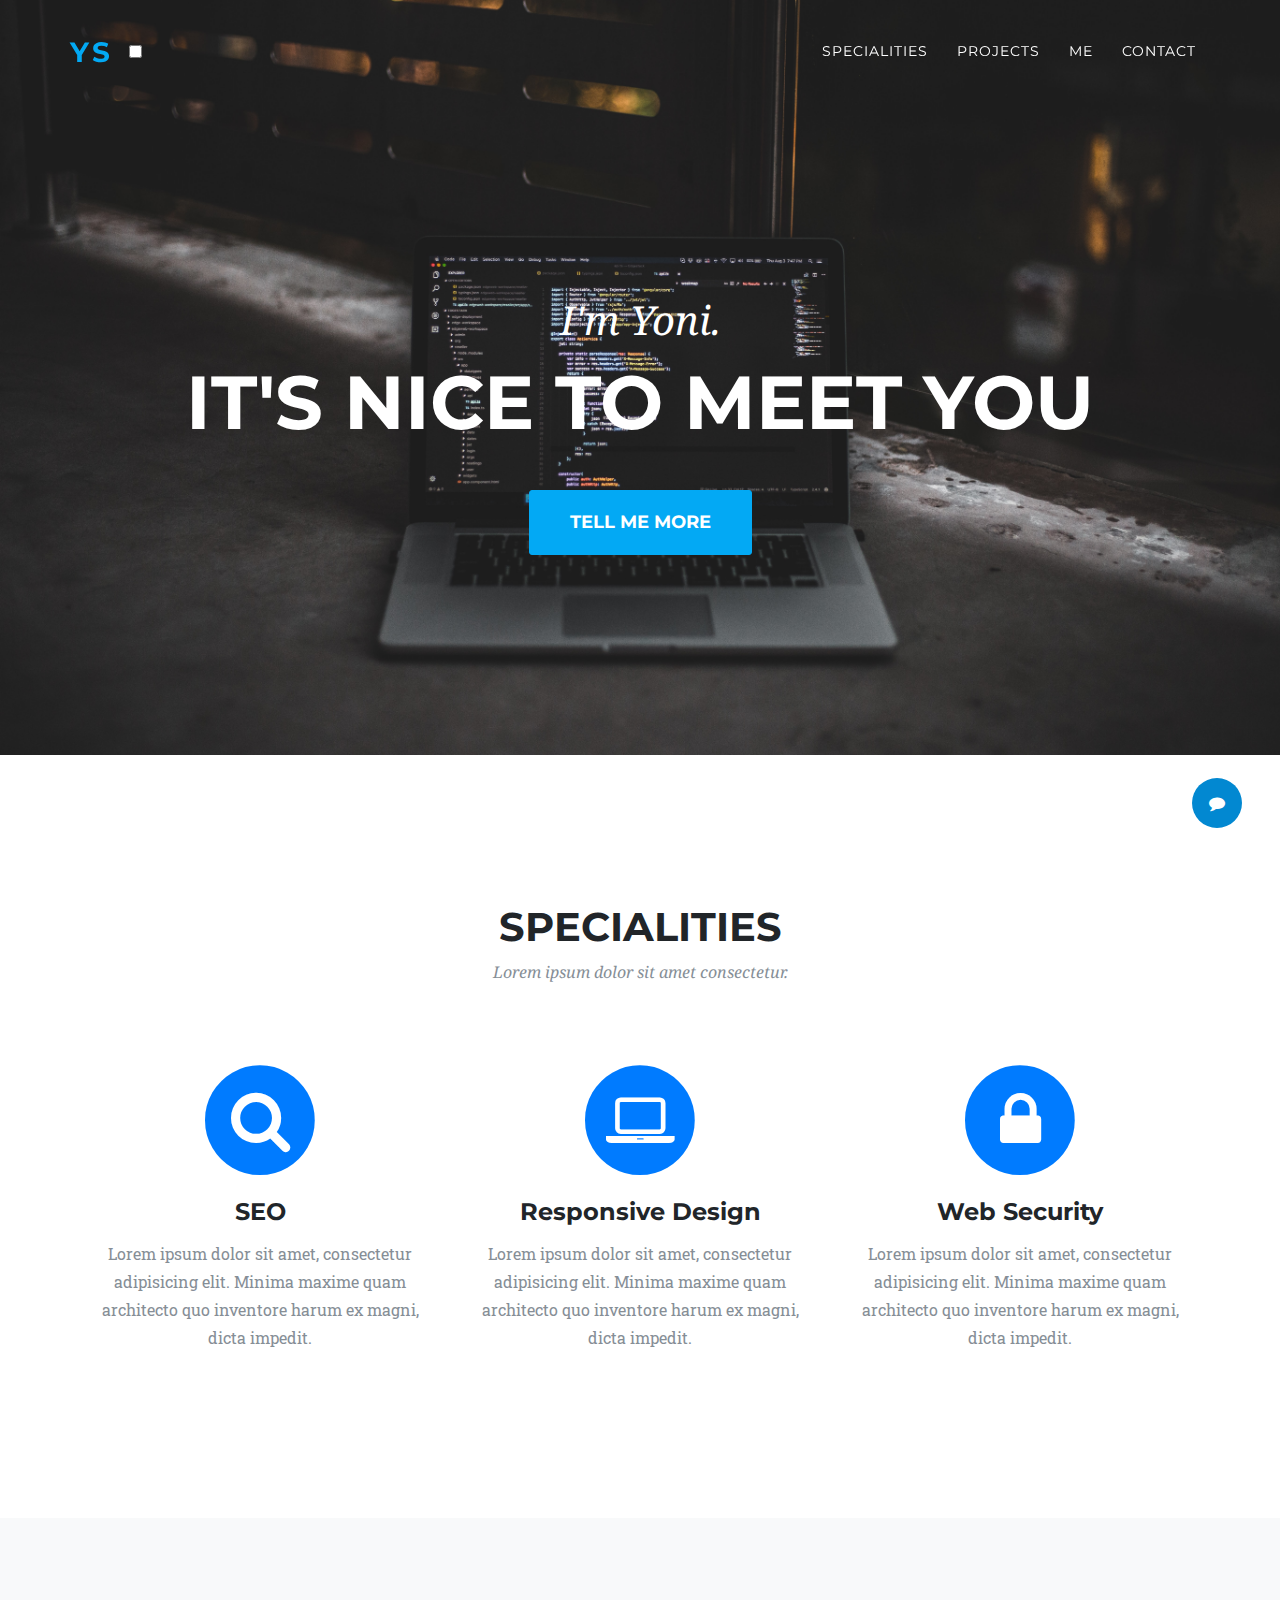
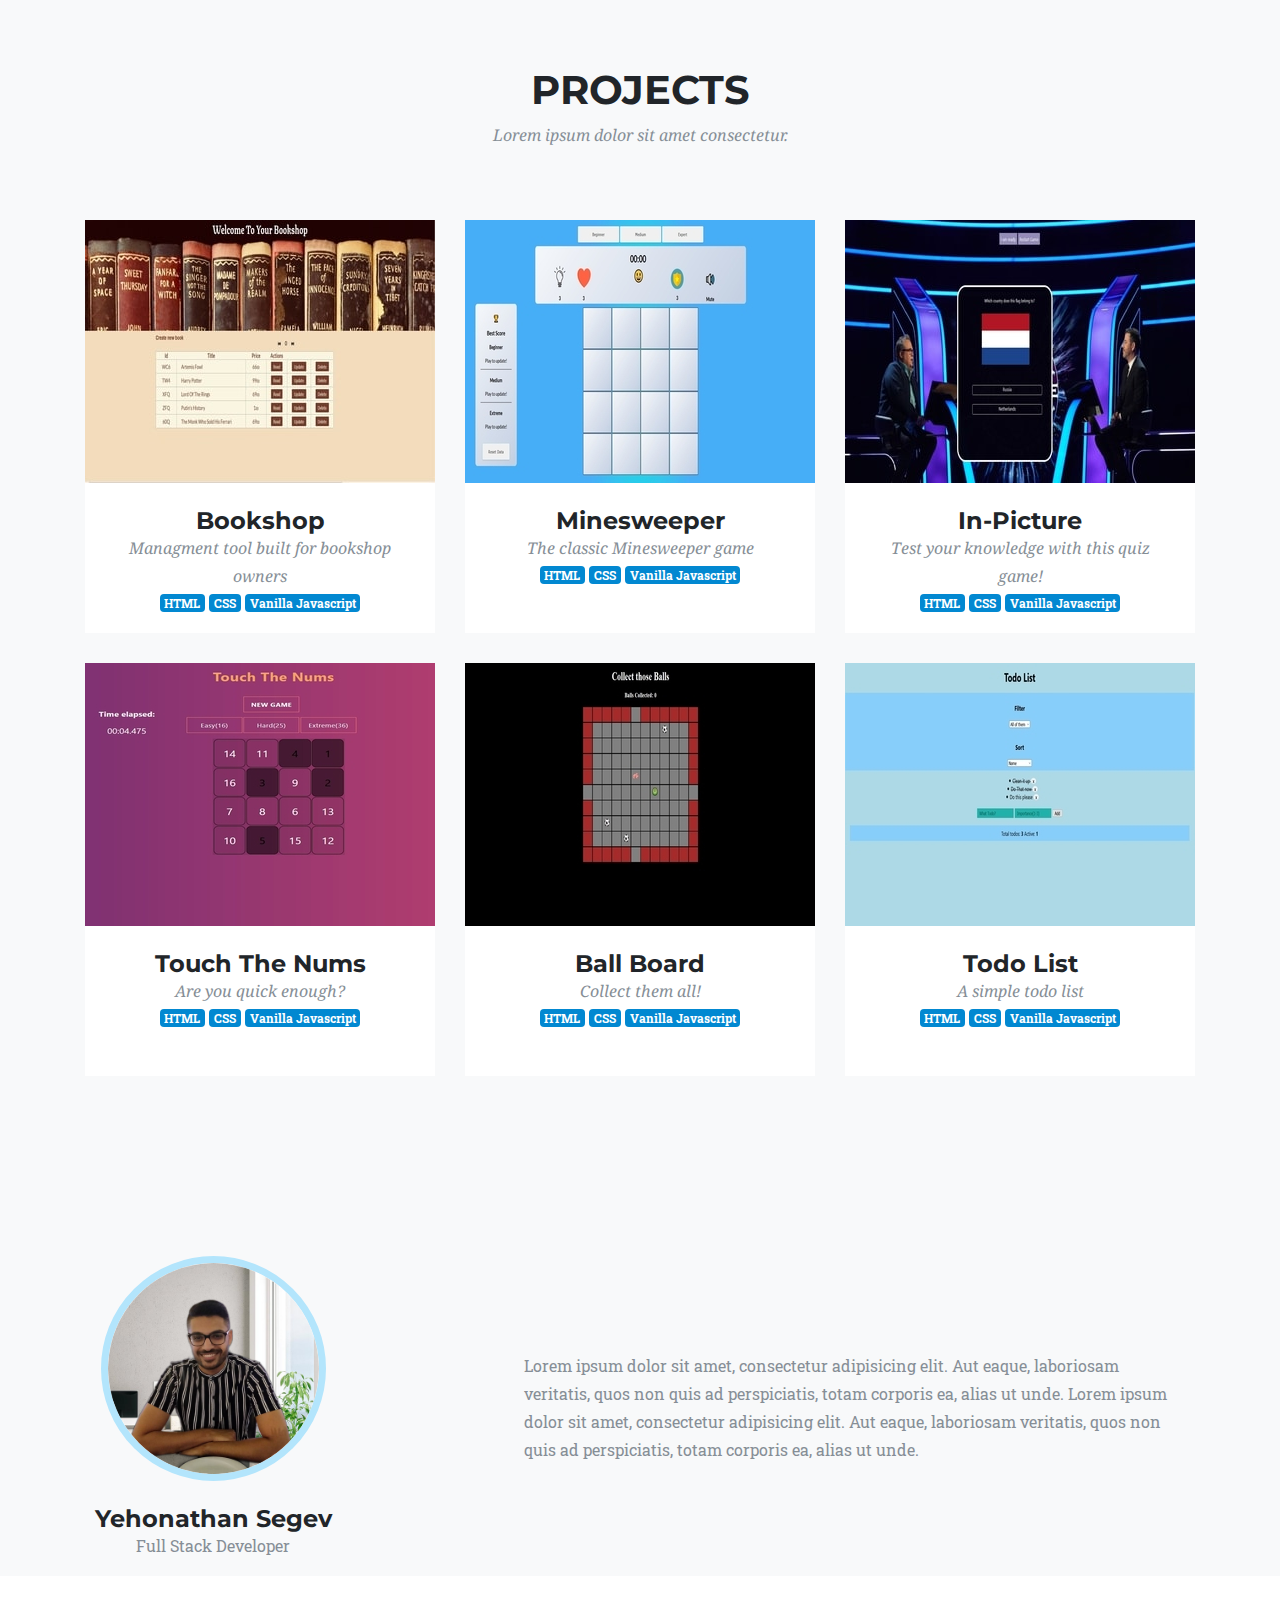
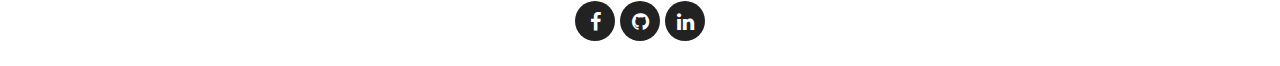
<file: index.html>
<!DOCTYPE html>
<html lang="en">

<head>

  <meta charset="utf-8">
  <meta name="viewport" content="width=device-width, initial-scale=1, shrink-to-fit=no">
  <meta name="description" content="">
  <meta name="author" content="">

  <title>Yehonathan Segev</title>
  <link rel="icon" type="image/png" sizes="32x32" href="./img/icon.ico">


  <!-- Bootstrap core CSS -->
  <link href="vendor/bootstrap/css/bootstrap.min.css" rel="stylesheet">

  <!-- Custom fonts for this template -->
  <link href="https://gitcdn.github.io/bootstrap-toggle/2.2.2/css/bootstrap-toggle.min.css" rel="stylesheet">
  <link href="vendor/font-awesome/css/font-awesome.min.css" rel="stylesheet" type="text/css">
  <link href="https://fonts.googleapis.com/css?family=Montserrat:400,700" rel="stylesheet" type="text/css">
  <link href='https://fonts.googleapis.com/css?family=Kaushan+Script' rel='stylesheet' type='text/css'>
  <link href='https://fonts.googleapis.com/css?family=Droid+Serif:400,700,400italic,700italic' rel='stylesheet'
    type='text/css'>
  <link href='https://fonts.googleapis.com/css?family=Roboto+Slab:400,100,300,700' rel='stylesheet' type='text/css'>

  <!-- Custom styles for this template -->
  <link href="css/ca-gallery.css" rel="stylesheet" id="theme-link">

</head>

<body id="page-top" onload="onInit()">
  <div class="offcanvas-btn" onClick="openCanvas()">
    <i class="fa fa-comment comment-icon-color" aria-hidden="true"></i>
  </div>
  <aside class="offcanvas-aside">

    <!-- Contact -->
    <section id="contact">
      <h4>Contact Me</h4>
      <h6>* - Required</h6>
      <h6 class="form-error"></h6>
      <form>
        <div class="form-group">
          <label>Email address*</label>
          <input type="email" class="form-control" name="email" placeholder="name@example.com">
        </div>

        <div class="form-group">
          <label>Subject</label>
          <input type="text" class="form-control" name="subject" placeholder="Type subject here">
        </div>

        <div class="form-group">
          <label>Message*</label>
          <textarea name="txt" placeholder="Type your message here" class="form-control" rows="3"></textarea>
        </div>
        <button class="btn form-submit" type="button" onclick="onSendForm()">Submit</button>
      </form>
    </section>

  </aside>

  <!-- Navigation -->
  <nav class="navbar navbar-expand-lg navbar-dark fixed-top" id="mainNav">
    <div class="container">
      <a class="navbar-brand js-scroll-trigger" href="#page-top">YS</a>
      <input onchange="onToggleColor(event)" type="checkbox" data-toggle="toggle" data-on="Dark" data-off="Light"
        data-onstyle="primary" data-offstyle="dark" data-size="small">
      <button class="navbar-toggler navbar-toggler-right" type="button" data-toggle="collapse"
        data-target="#navbarResponsive" aria-controls="navbarResponsive" aria-expanded="false"
        aria-label="Toggle navigation">
        <i class="fa fa-bars"></i>
      </button>
      <div class="collapse navbar-collapse" id="navbarResponsive">
        <ul class="navbar-nav ml-auto">
          <li class="nav-item">
            <a class="nav-link js-scroll-trigger" href="#services">Specialities</a>
          </li>
          <li class="nav-item">
            <a class="nav-link js-scroll-trigger" href="#portfolio">Projects</a>
          </li>
          <li class="nav-item">
            <a class="nav-link js-scroll-trigger" href="#me">Me</a>
          </li>
          <li class="nav-item">
            <a class="nav-link js-scroll-trigger smooth-trig" href="#" onClick="openCanvas()">Contact</a>
          </li>
        </ul>
      </div>
    </div>
  </nav>

  <!-- Header -->
  <header class="masthead">
    <div class="container">
      <div class="intro-text">
        <div class="intro-lead-in">I'm Yoni.</div>
        <div class="intro-heading">It's Nice To Meet You</div>
        <a class="btn btn-xl js-scroll-trigger" href="#services">Tell Me More</a>
      </div>
    </div>
  </header>

  <!-- Services -->
  <section id="services" class="section-services">
    <div class="container">
      <div class="row">
        <div class="col-lg-12 text-center">
          <h2 class="section-heading">Specialities</h2>
          <h3 class="section-subheading text-muted">Lorem ipsum dolor sit amet consectetur.</h3>
        </div>
      </div>
      <div class="row text-center">
        <div class="col-md-4">
          <span class="fa-stack fa-4x">
            <i class="fa fa-circle fa-stack-2x text-primary"></i>
            <i class="fa fa-search fa-stack-1x fa-inverse"></i>
          </span>
          <h4 class="service-heading">SEO</h4>
          <p class="text-muted">Lorem ipsum dolor sit amet, consectetur adipisicing elit. Minima maxime quam architecto
            quo inventore harum ex
            magni, dicta impedit.</p>
        </div>
        <div class="col-md-4">
          <span class="fa-stack fa-4x">
            <i class="fa fa-circle fa-stack-2x text-primary"></i>
            <i class="fa fa-laptop fa-stack-1x fa-inverse"></i>
          </span>
          <h4 class="service-heading">Responsive Design</h4>
          <p class="text-muted">Lorem ipsum dolor sit amet, consectetur adipisicing elit. Minima maxime quam architecto
            quo inventore harum ex
            magni, dicta impedit.</p>
        </div>
        <div class="col-md-4">
          <span class="fa-stack fa-4x">
            <i class="fa fa-circle fa-stack-2x text-primary"></i>
            <i class="fa fa-lock fa-stack-1x fa-inverse"></i>
          </span>
          <h4 class="service-heading">Web Security</h4>
          <p class="text-muted">Lorem ipsum dolor sit amet, consectetur adipisicing elit. Minima maxime quam architecto
            quo inventore harum ex
            magni, dicta impedit.</p>
        </div>
      </div>
    </div>
  </section>

  <!-- Portfolio Grid -->
  <section class="bg-light portfolio-bg" id="portfolio">
    <div class="container">
      <div class="row">
        <div class="col-lg-12 text-center">
          <h2 class="section-heading grid-header">Projects</h2>
          <h3 class="section-subheading text-muted">Lorem ipsum dolor sit amet consectetur.</h3>
        </div>
      </div>
      <div class="row projs-container">
        <!-- Render Data inside this div -->
      </div>
    </div>
  </section>


  <!-- Me -->
  <section class="bg-light section-me" id="me" style="padding: 0px;">
    <div class="row">
      <div class="col-sm-4">
        <div class="team-member">
          <img class="mx-auto rounded-circle" src="img/team/4.png" alt="">
          <h4>Yehonathan Segev</h4>
          <p class="text-muted">Full Stack Developer</p>
        </div>
      </div>
      <div class="col-sm-8 flex-align-center">
        <p class="large text-muted  about-description">Lorem ipsum dolor sit amet, consectetur adipisicing elit. Aut
          eaque, laboriosam veritatis, quos non quis ad perspiciatis,
          totam corporis ea, alias ut unde. Lorem ipsum dolor sit amet, consectetur adipisicing elit. Aut eaque,
          laboriosam veritatis, quos non quis ad perspiciatis,
          totam corporis ea, alias ut unde.</p>
      </div>
    </div>
  </section>


  <!-- Footer -->
  <footer>
    <div class="container">
      <div class="row">
        <div class="col-md-4 flex-align-center">
        </div>
        <div class="col-md-4 flex-align-center">
          <ul class="list-inline social-buttons flex-align-center">
            <li class="list-inline-item">
              <a href="https://www.facebook.com/Segev.Yoni/" target="_blank">
                <i class="fa fa-facebook"></i>
              </a>
            </li>
            <li class="list-inline-item">
              <a href="https://github.com/Yonisegev" target="_blank">
                <i class="fa fa-github"></i>
              </a>
            </li>
            <li class="list-inline-item">
              <a href="https://www.linkedin.com/in/yehonathan-segev-743a431a5/" target="_blank">
                <i class="fa fa-linkedin"></i>
              </a>
            </li>
          </ul>
        </div>
        <!-- <div class="col-md-4 flex-align-center">
          <ul class="list-inline quicklinks">
            <li class="list-inline-item">
              <a href="#">More Me</a>
            </li>
            <li class="list-inline-item">
              <a href="#">Even More</a>
            </li>
          </ul>
        </div> -->
      </div>
    </div>
  </footer>

  <!-- Portfolio Modals -->

  <!-- Modal 1 -->
  <div class="portfolio-modal modal fade" id="portfolioModal" tabindex="-1" role="dialog" aria-hidden="true">
    <div class="modal-dialog">
      <div class="modal-content">
        <div class="close-modal" data-dismiss="modal">
          <div class="lr">
            <div class="rl"></div>
          </div>
        </div>
        <div class="container">
          <div class="row">
            <div class="col-lg-8 mx-auto">
              <div class="modal-body">
                <!-- Project Details Go Here -->

              </div>
            </div>
          </div>
        </div>
      </div>
    </div>
  </div>


  <!-- Bootstrap core JavaScript -->
  <script src="vendor/jquery/jquery.min.js"></script>
  <script src="vendor/popper/popper.min.js"></script>
  <script src="vendor/bootstrap/js/bootstrap.min.js"></script>
  <script src="https://gitcdn.github.io/bootstrap-toggle/2.2.2/js/bootstrap-toggle.min.js"></script>

  <!-- Plugin JavaScript -->
  <script src="vendor/jquery-easing/jquery.easing.min.js"></script>

  <!-- Custom scripts for this template -->
  <script src="./js/portfolio-service.js"></script>
  <script src="./js/portfolio-controller.js"></script>
  <script src="js/ca-gallery.js"></script>
  <script src="js/offCanvas.js"></script>
  <script src="js/main.js"></script>


</body>

</html>
</file>
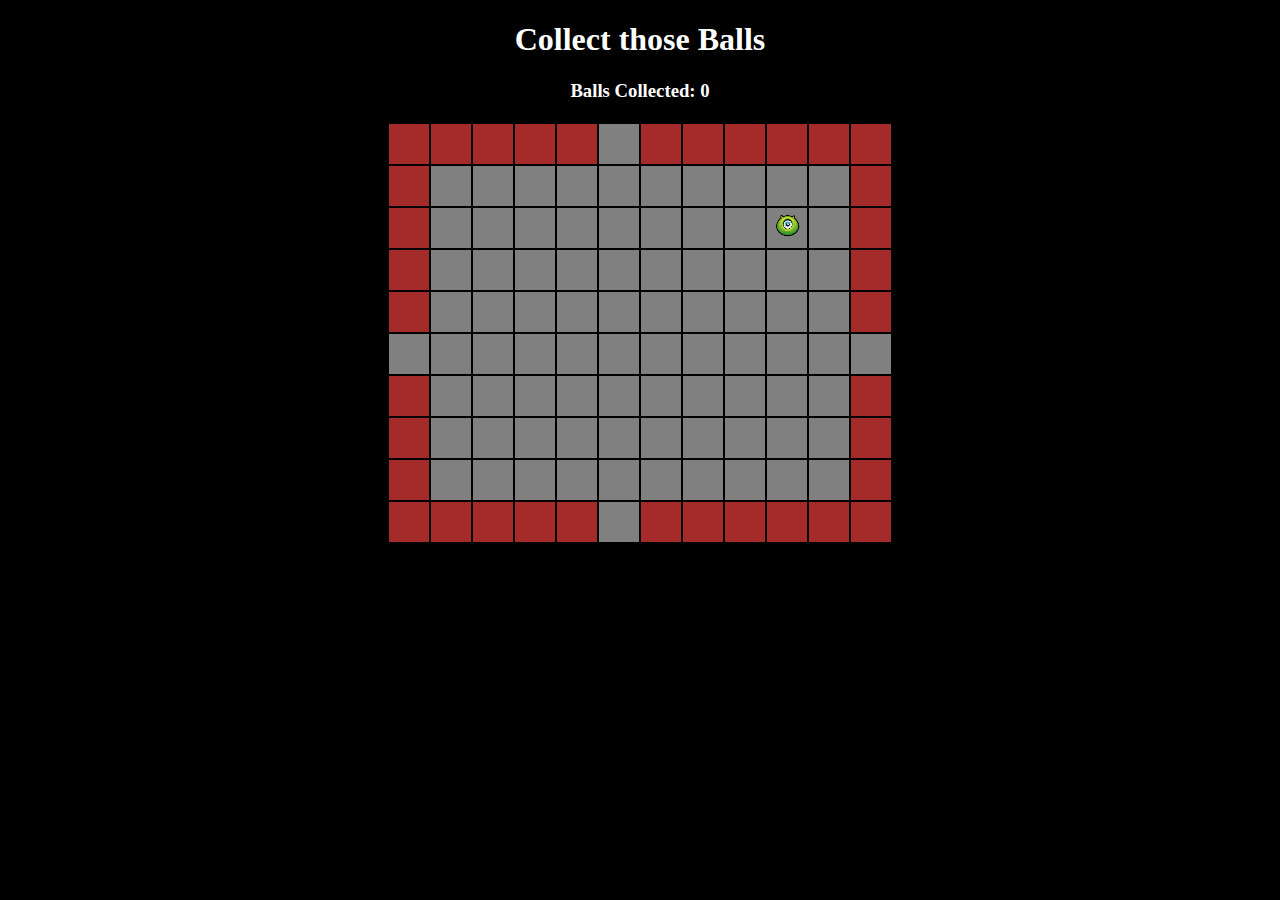
<file: projects/ballboard/index.html>
<!doctype html>
<html lang="en">

<head>
  <meta charset="utf-8">
  <title>Collect The Balls</title>
  <link rel="stylesheet" href="css/style.css">
</head>

<body onkeyup="handleKey(event)" onload="initGame()">
  <div class="center">
    <h1>Collect those Balls</h1>
    <h3 class="ball-count">Balls Collected: <span class="score"></span></h3>
    <button onclick="initGame()">Play Again?</button>
    <table>
      <tbody class="board">

      </tbody>
    </table>

  </div>
  <script src="js/app.js"></script>
  <script src="js/util.js"></script>
</body>

</html>
</file>
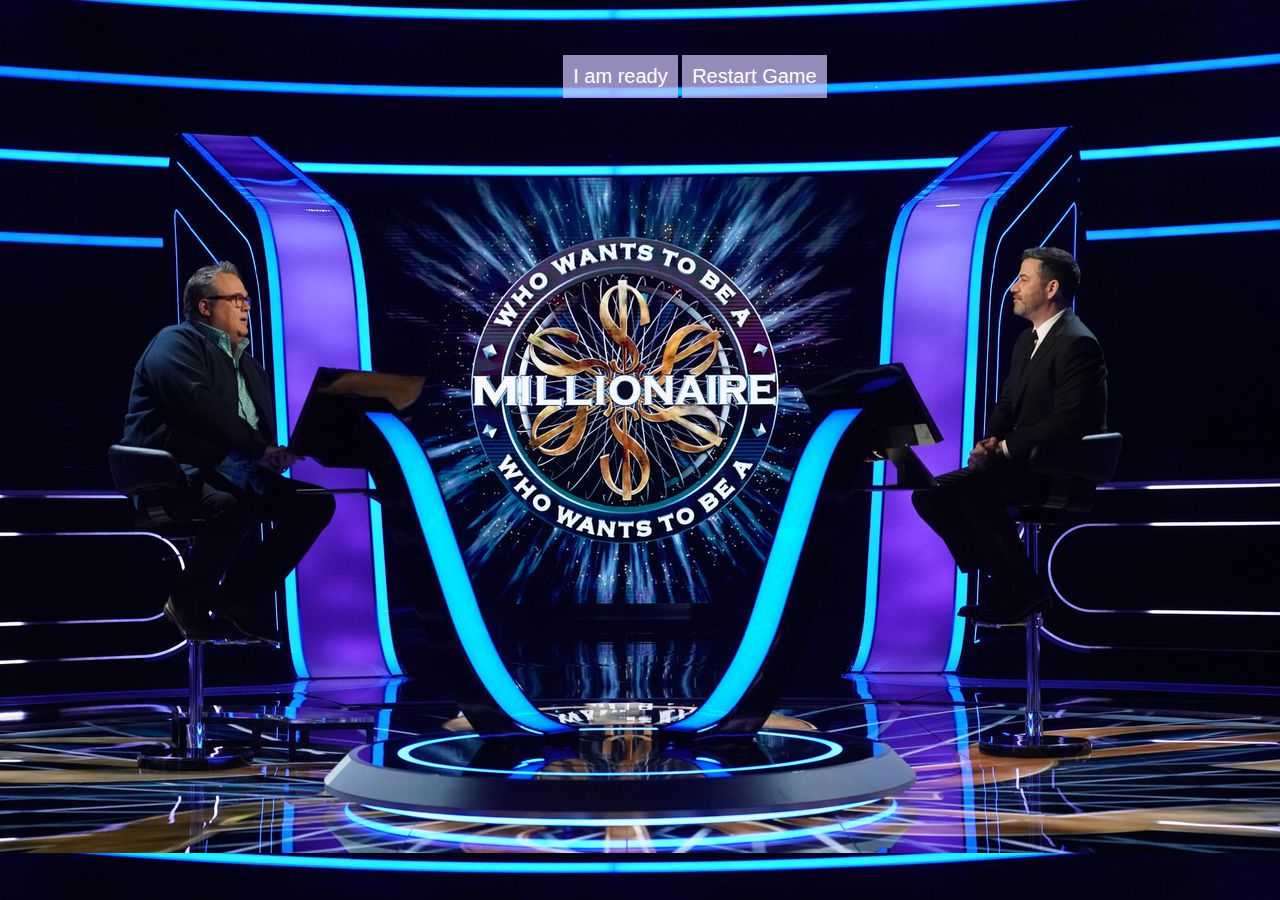
<file: projects/inpicture/index.html>
<!DOCTYPE html>
<html lang="en">

<head>
    <meta charset="UTF-8">
    <meta name="viewport" content="width=device-width, initial-scale=1.0">
    <title>In Picture</title>
    <link rel="stylesheet" href="./css/style.css">
</head>

<body>
    <div class="menu">
        <button class="btn btn-start" onclick="init()">I am ready</button>
        <button class="btn btn-restart" onclick="init()">Restart Game</button>
    </div>
    <div class="main-container">
        <span class="question">Which country does this flag belong to?</span>
        <div class="portrait-container">
            <img src="./utils/1.jpg" alt="">
        </div>

        <div class="answer-container">
            <p class="status">Try Again</p>
            <span class="answer-one" onclick="checkAnswer(this)">ANSWER 1</span>
            <span class="answer-two" onclick="checkAnswer(this)">ANSWER 2</span>
        </div>

    </div>
    <div class="victory-msg">
        <h1>You won!</h1>
        <button class="btn btn-again" onclick="init()">Play Again?</button>
        <div class="trophy">
            <img src="./utils/trophy.png" alt="">
        </div>

    </div>

    <script src="./js/main.js"></script>
</body>

</html>
</file>
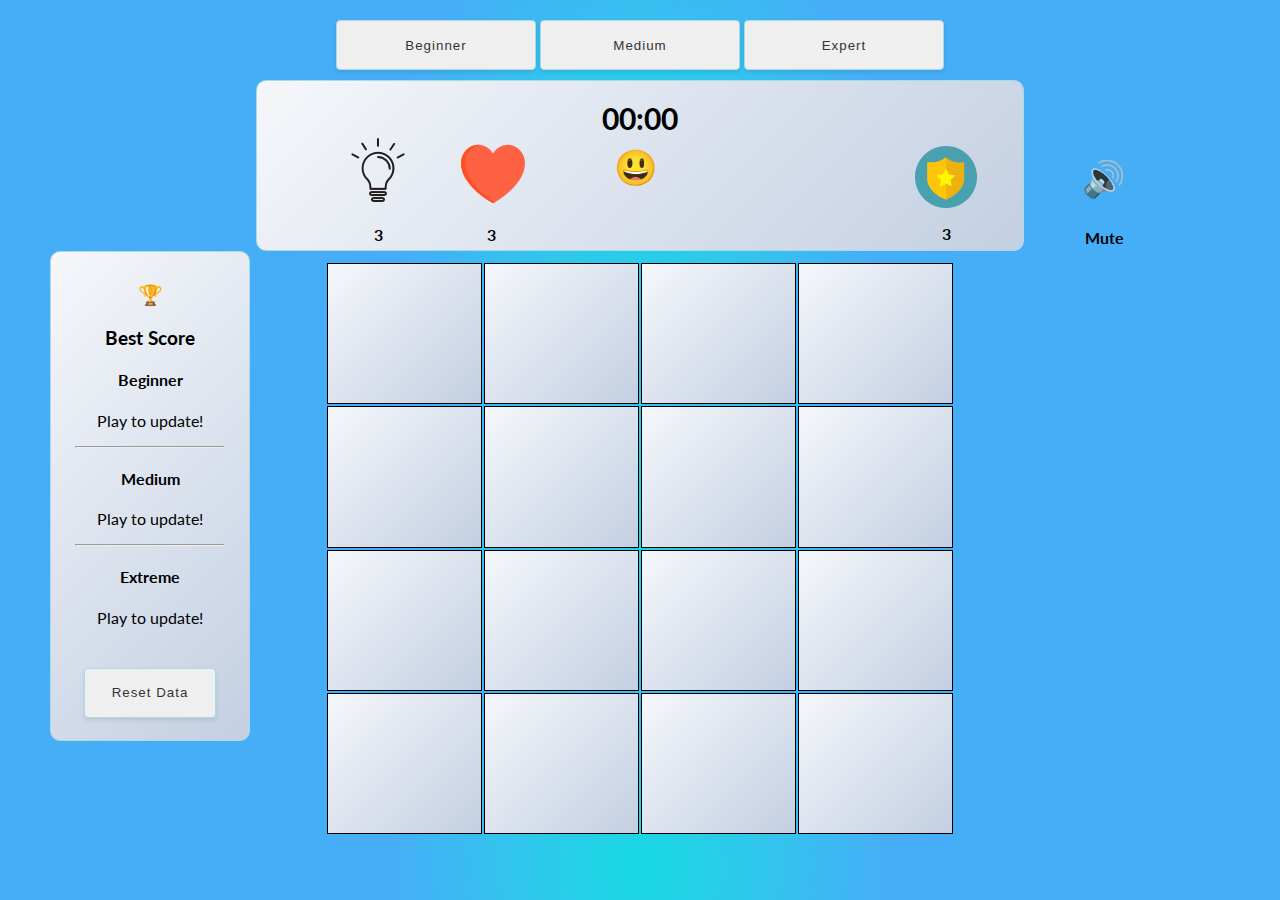
<file: projects/minesweeper/index.html>
<!DOCTYPE html>
<html lang="en">

<head>
    <meta charset="UTF-8">
    <meta name="viewport" content="width=device-width, initial-scale=1.0">
    <title>Minesweeper - Yoni Segev</title>
    <link rel="preconnect" href="https://fonts.gstatic.com">
    <link href="https://fonts.googleapis.com/css2?family=Lato:wght@400;700&display=swap" rel="stylesheet">
    <link rel="stylesheet" href="./css/style.css">
</head>

<body onload="init()">
    <div class="diff-selection">
        <button onclick="initDifficulty(4)">Beginner</button>
        <button onclick="initDifficulty(8)">Medium</button>
        <button onclick="initDifficulty(12)">Expert</button>
    </div>
    <nav class="navbar">

        <div class="stopwatch">
            <output id="display-area">00:00</output>
        </div>

        <div class="lives-count">
            <img src="./misc/heart1.png" alt="">
            <p class="lives-counter">3</p>
        </div>

        <div class="smiley-face">
            <p onclick="resetGame()">😃</p>
        </div>

        <div class="hint-mode">
            <img onclick="hintModeOn()" src="./misc/bulb-off.png" alt="">
            <p class="hint-counter">3</p>
        </div>

        <div class="safe-click">
            <img onclick="safeMode()" class="shield-img" src="./misc/shield.png" alt="">
            <p class="safe-counter">3</p>
        </div>

        <div class="mute-unmute">
            <p onclick="muteUnmute()" class="sound-icon">🔊</p>
            <p class="sound-icon-text">Mute</p>
        </div>

    </nav>

    <div class="sidebar">
        <div class="sidebar-score">
            <p class="trophy-icon">🏆</p>
            <h3>Best Score</h3>
            <h4>Beginner</h4>
            <p class="easy">Play to update!</p>
            <hr>
            <h4>Medium</h4>
            <p class="medium">Play to update!</p>
            <hr>
            <h4>Extreme</h4>
            <p class="extreme">Play to update!</p>
            <button onclick="resetBestScore()">Reset Data</button>
        </div>
    </div>

    <table class="mine-render">
        <tbody class="mine-board">

        </tbody>
    </table>

    <script src="./js/util.js"></script>
    <script src="./js/boardCreate.js"></script>
    <script src="./js/stopwatch.js"></script>
    <script src="./js/main.js"></script>
</body>

</html>
</file>
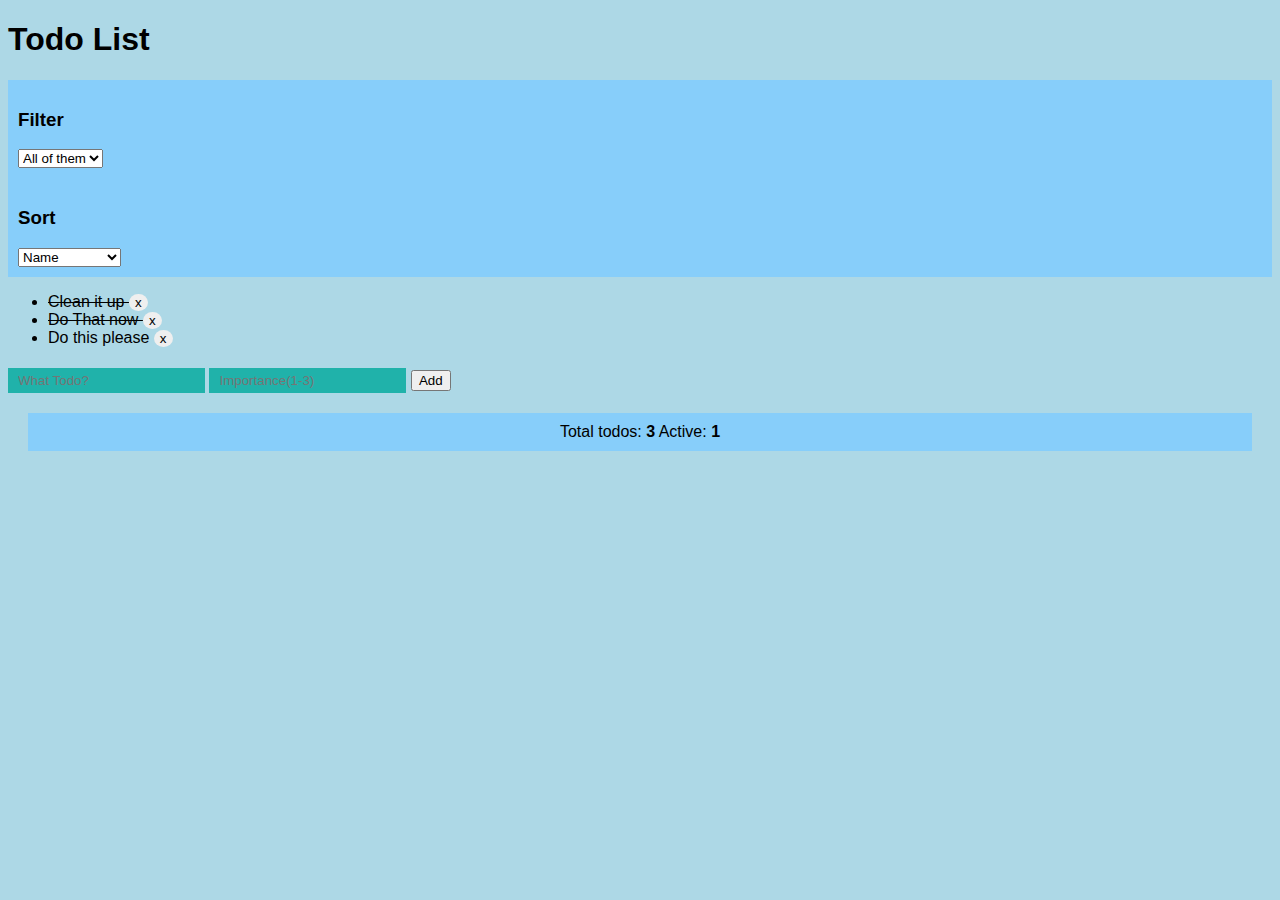
<file: projects/todos/index.html>
<!DOCTYPE html>
<html lang="en">

<head>
    <meta charset="UTF-8">
    <meta name="viewport" content="width=device-width, initial-scale=1.0">
    <title>Todos MVC</title>
    <link rel="stylesheet" href="css/main.css">
</head>

<body onload="onInit()">

    <h1>Todo List</h1>
    <div class="todo-filter">
        <h3>Filter</h3>
        <select onchange="onSetFilter(this.value)">
            <option value="all">All of them</option>
            <option value="active">Active</option>
            <option value="done">Done</option>
        </select>
    </div>
    <div class="todo-sort">
        <h3>Sort</h3>
        <select onchange="onSetSort(this.value)">
            <option value="txt">Name</option>
            <option value="created">Time Created</option>
            <option value="importance">Importance</option>
        </select>
    </div>
    <ul class="todo-list">
    </ul>
    <span class="inputPopupMsg"></span>
    <input type="text" placeholder="What Todo?" name="todoTxt" />
    <input type="text" placeholder="Importance(1-3)" name="importanceTxt">
    <button onclick="onAddTodo()">Add</button>

    <div class="stats">
        Total todos:
        <span class="todo-total">4</span>
        Active:
        <span class="todo-active">2</span>
    </div>

    <div hidden class="parent" onclick="console.log('Parent Click');">
        <div class="child" onclick="console.log('Child Click');event.stopPropagation()"></div>
    </div>
    <script src="js/storage-service.js"></script>
    <script src="js/todo-service.js"></script>
    <script src="js/todo-controller.js"></script>
    <script src="js/main.js"></script>
</body>

</html>
</file>
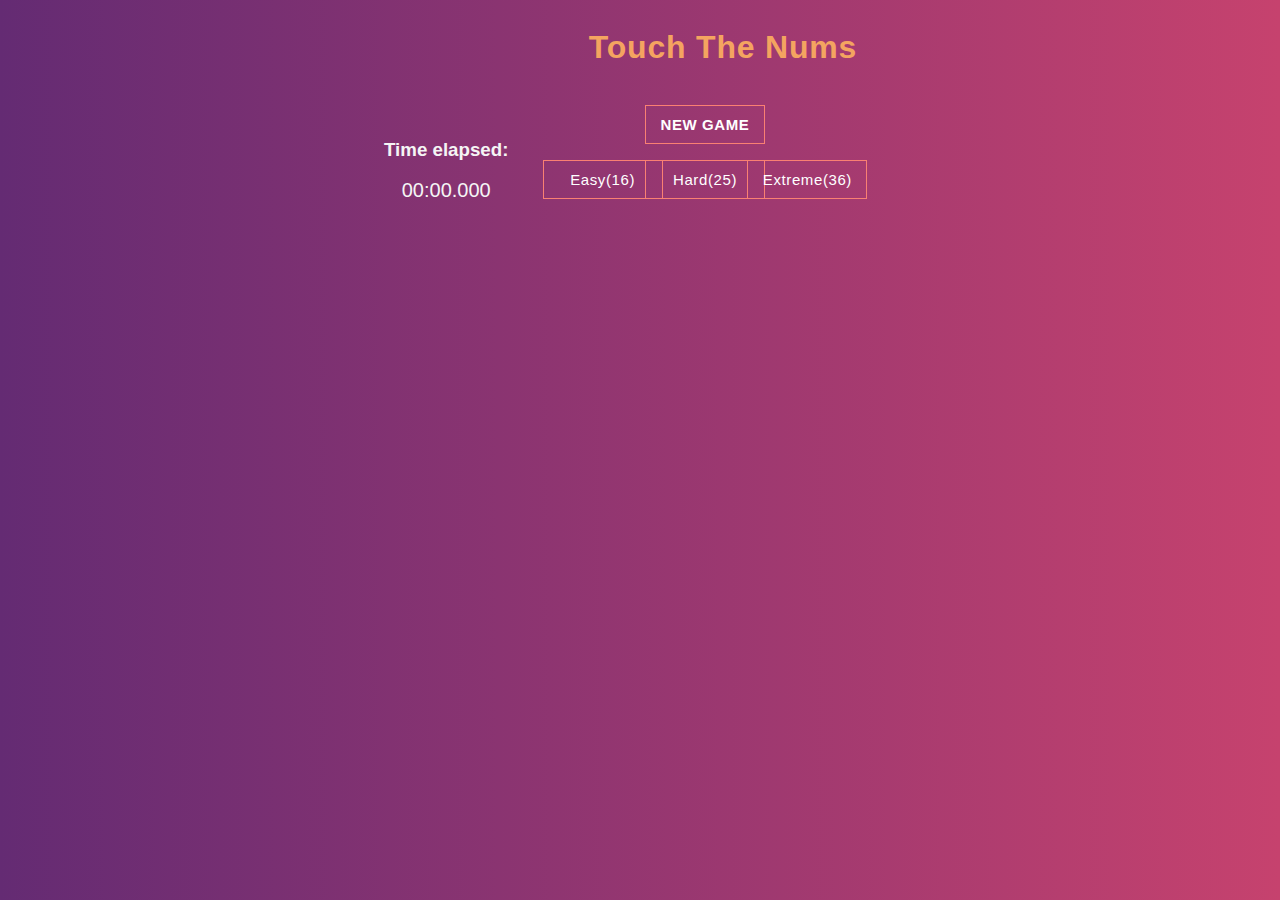
<file: projects/touchnums/index.html>
<!DOCTYPE html>
<html lang="en">

<head>
    <meta charset="UTF-8">
    <meta name="viewport" content="width=device-width, initial-scale=1.0">
    <title>Touch The Nums</title>
    <link rel="stylesheet" href="./css/style.css">
</head>

<body>
    <h1 class="main-heading">Touch The Nums</h1>
    <div class="stopwatch">
        <h3>Time elapsed:</h3>
        <output id="display-area">00:00.000</output>
    </div>


    <button class="btn game-btn" onclick="createNumbers(16)">New Game</button>
    <button class="btn easy-btn" onclick="createNumbers(16)">Easy(16)</button>
    <button class="btn hard-btn" onclick="createNumbers(25)">Hard(25)</button>
    <button class="btn extreme-btn" onclick="createNumbers(36)">Extreme(36)</button>
    <table class="table-main">
        <tbody class="tbody">

        </tbody>
    </table>

    <script src="./js/main.js"></script>
    <script src="./js/stopwatch.js"></script>
</body>

</html>
</file>
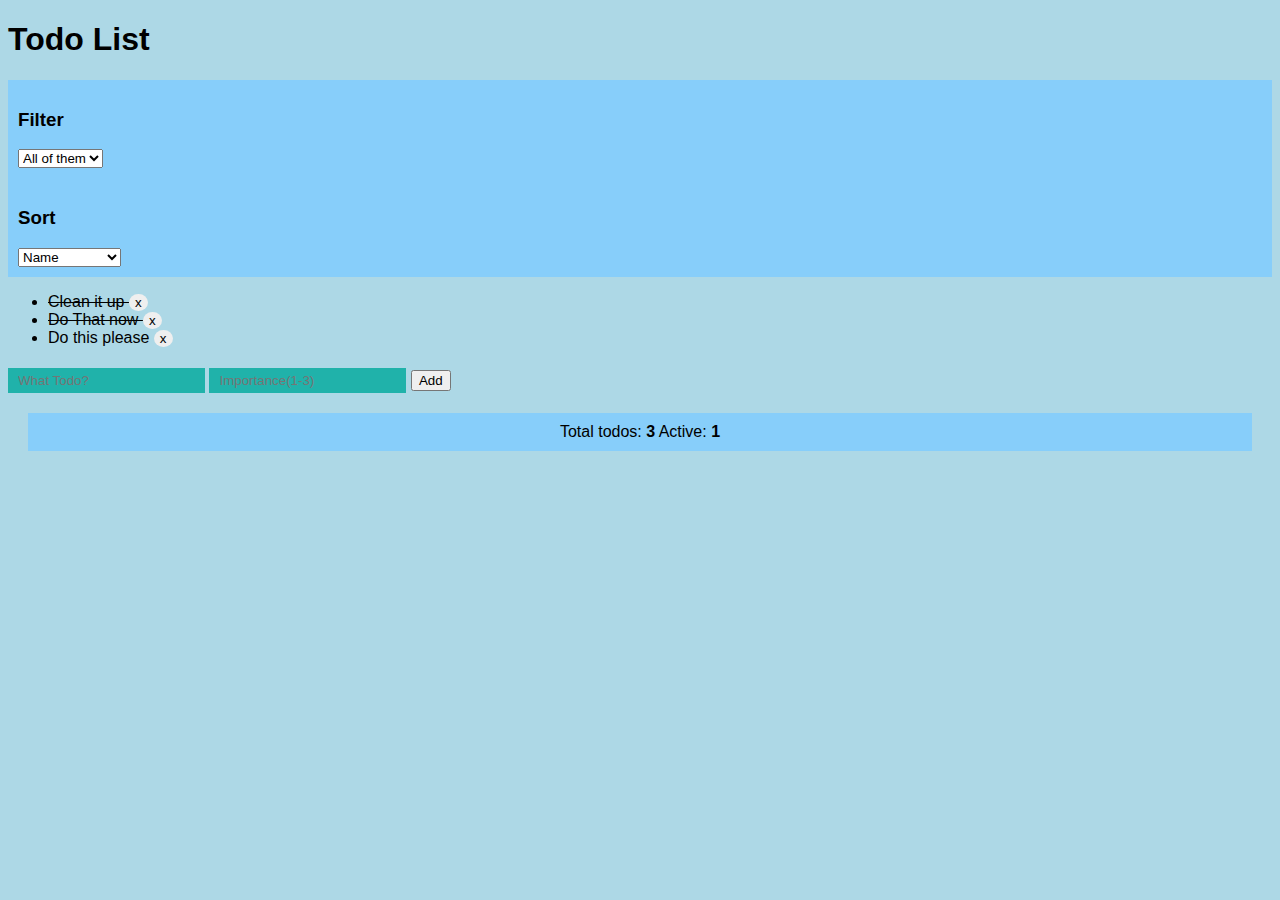
<file: projects/todos/admin.html>
<!DOCTYPE html>
<html lang="en">
<head>
    <meta charset="UTF-8">
    <meta name="viewport" content="width=device-width, initial-scale=1.0">
    <title>Document</title>
</head>
<body>
    <h1>ADMIN</h1>


    <script>

        var user = JSON.parse(localStorage.getItem('user1'))
        if (!user) window.location = 'index.html'
    </script>
</body>
</html>
</file>
<file: css/ca-gallery.css>
body {
    overflow-x: hidden;
    font-family: 'Roboto Slab', 'Helvetica Neue', Helvetica, Arial, sans-serif;
}
p {
    line-height: 1.75;
}
a {
    color:#03A9F4;
}
a.active,
a:active,
a:focus,
a:hover {
    color: #03A9F4;
}
h1,
h2,
h3,
h4,
h5,
h6 {
    font-weight: 700;
    font-family: 'Montserrat', 'Helvetica Neue', Helvetica, Arial, sans-serif;
    text-transform: uppercase;
}
section {
    padding: 100px 0;
}
section h2.section-heading {
    font-size: 40px;
    margin-top: 0;
    margin-bottom: 15px;
}
section h3.section-subheading {
    font-size: 16px;
    font-weight: 400;
    font-style: italic;
    margin-bottom: 75px;
    text-transform: none;
    font-family: 'Droid Serif', 'Helvetica Neue', Helvetica, Arial, sans-serif;
}
@media (min-width: 768px) {
    section {
        padding: 150px 0;
    }


}



::-moz-selection {
    background: #03A9F4;
    text-shadow: none;
}
::selection {
    background: #03A9F4;
    text-shadow: none;
}
img::selection {
    background: transparent;
}
img::-moz-selection {
    background: transparent;
}
body {
    -webkit-tap-highlight-color: #03A9F4;
}
.offcanvas-btn {
    z-index: 100000;
    position: fixed;
    bottom: 8%;
    right: 3%;
    height: 50px;
    width: 50px;
    background: #0288D1;
    border-radius: 50%;
    display: flex;
    justify-content: center;
    align-items: center;
    cursor: pointer;
    margin-right: 0;
    transition: all 0.3s ease;
}

.offcanvas-btn:hover {
    -webkit-animation: moveOnHover 1s infinite alternate;
        animation: moveOnHover 1s infinite alternate;

}

@keyframes moveOnHover {
    0% { transform: translateY(0); }
    100% { transform: translateY(-10px); }
}

@-webkit-keyframes moveOnHover {
    0% { transform: translateY(0); }
    100% { transform: translateY(-10px); }
}
.offcanvas-btn-open {
    margin-right: 80vw;
}
.offcanvas-aside {
    position: fixed;
    height: 100%;
    background:#7C4DFF;
    width: 80vw;
    right: -80vw;
    z-index: 10;
    transition: all 0.3s ease;
    display: flex;
    flex-direction: column;
    align-items: center;
    justify-content: space-around;
}
.offcanvas-aside img {
    border-radius: 50%;
}
.offcanvas-aside p {
    text-align: center;
}
.offcanvas-aside .offcanvas-content-suffix {
    height: 20%;
}

@media (min-width: 575px) {
    .offcanvas-btn-open {
        margin-right: 30vw;
    }
    .offcanvas-aside {
        width: 30vw;
        right: -30vw;
    }
}
.offcanvas-aside-open {
    right: 0;
    
}

#mainNav {
    background-color: #222222;
    z-index: 5;
}
#mainNav .navbar-toggler {
    font-size: 12px;
    right: 0;
    padding: 13px;
    text-transform: uppercase;
    color: white;
    border: 0;
    background-color:#03A9F4;
    font-family: 'Montserrat', 'Helvetica Neue', Helvetica, Arial, sans-serif;
    text-transform: uppercase;
}
#mainNav .navbar-brand {
    color: #03A9F4;
    font-family: 'Montserrat', 'Helvetica Neue', Helvetica, Arial, sans-serif;
    font-weight: 700;
    letter-spacing: 3px;
}
#mainNav .navbar-brand.active,
#mainNav .navbar-brand:active,
#mainNav .navbar-brand:focus,
#mainNav .navbar-brand:hover {
    color: #0288D1;
}
#mainNav .navbar-nav .nav-item .nav-link {
    font-size: 90%;
    font-weight: 400;
    padding: 0.75em 0;
    letter-spacing: 1px;
    color: white;
    font-family: 'Montserrat', 'Helvetica Neue', Helvetica, Arial, sans-serif;
    text-transform: uppercase;
}
#mainNav .navbar-nav .nav-item .nav-link.active,
#mainNav .navbar-nav .nav-item .nav-link:hover {
    color: #03A9F4;
}
@media (min-width: 992px) {
    
    #mainNav {
        padding-top: 25px;
        padding-bottom: 25px;
        -webkit-transition: padding-top 0.3s, padding-bottom 0.3s;
        -moz-transition: padding-top 0.3s, padding-bottom 0.3s;
        transition: padding-top 0.3s, padding-bottom 0.3s;
        border: none;
        background-color: transparent;
    }
    #mainNav .navbar-brand {
        font-size: 1.75em;
        -webkit-transition: all 0.3s;
        -moz-transition: all 0.3s;
        transition: all 0.3s;
    }
    #mainNav .navbar-nav .nav-item .nav-link {
        padding: 1.1em 1em !important;
    }
    #mainNav.navbar-shrink {
        padding-top: 0;
        padding-bottom: 0;
        background-color: #222222;
    }
    #mainNav.navbar-shrink .navbar-brand {
        font-size: 1.25em;
        padding: 12px 0;
    }
   
}
header.masthead {
    text-align: center;
    color: white;
    background-image: url("../img/header1.jpg");
    background-repeat: no-repeat;
    background-attachment: scroll;
    background-position: center center;
    -webkit-background-size: cover;
    -moz-background-size: cover;
    -o-background-size: cover;
    background-size: cover;
}
header.masthead .intro-text {
    padding-top: 150px;
    padding-bottom: 100px;
}
header.masthead .intro-text .intro-lead-in {
    font-size: 22px;
    font-style: italic;
    line-height: 22px;
    margin-bottom: 25px;
    font-family: 'Montserrat', 'Helvetica Neue', Helvetica, Arial, sans-serif;
}
header.masthead .intro-text .intro-heading {
    font-size: 50px;
    font-weight: 700;
    line-height: 50px;
    margin-bottom: 25px;
    font-family: 'Montserrat', 'Helvetica Neue', Helvetica, Arial, sans-serif;
    text-transform: uppercase;
}
@media (min-width: 768px) {
    header.masthead .intro-text {
        padding-top: 300px;
        padding-bottom: 200px;
    }
    header.masthead .intro-text .intro-lead-in {
        font-size: 40px;
        font-style: italic;
        line-height: 40px;
        margin-bottom: 25px;
        font-family: 'Droid Serif', 'Helvetica Neue', Helvetica, Arial, sans-serif;
    }
    header.masthead .intro-text .intro-heading {
        font-size: 75px;
        font-weight: 700;
        line-height: 75px;
        margin-bottom: 50px;
        font-family: 'Montserrat', 'Helvetica Neue', Helvetica, Arial, sans-serif;
        text-transform: uppercase;
    }
}
.service-heading {
    margin: 15px 0;
    text-transform: none;
}

#portfolio .portfolio-item {
    right: 0;
    margin: 0 0 15px;
}
#portfolio .portfolio-item .portfolio-link {
    position: relative;
    display: block;
    max-width: 400px;
    margin: 0 auto;
    cursor: pointer;
}
#portfolio .portfolio-item .portfolio-link .portfolio-hover {
    position: absolute;
    width: 100%;
    height: 100%;
    -webkit-transition: all ease 0.5s;
    -moz-transition: all ease 0.5s;
    transition: all ease 0.5s;
    opacity: 0;
    background:rgba(3, 169, 244, 0.9);
}
#portfolio .portfolio-item .portfolio-link .portfolio-hover:hover {
    opacity: 1;
}
#portfolio .portfolio-item .portfolio-link .portfolio-hover .portfolio-hover-content {
    font-size: 20px;
    position: absolute;
    top: 50%;
    width: 100%;
    height: 20px;
    margin-top: -12px;
    text-align: center;
    color: white;
}
#portfolio .portfolio-item .portfolio-link .portfolio-hover .portfolio-hover-content i {
    margin-top: -12px;
}
#portfolio .portfolio-item .portfolio-link .portfolio-hover .portfolio-hover-content h3,
#portfolio .portfolio-item .portfolio-link .portfolio-hover .portfolio-hover-content h4 {
    margin: 0;
}
#portfolio .portfolio-item .portfolio-caption {
    max-width: 400px;
    min-height: 150px;
    max-height: 150px;
    margin: 0 auto;
    padding: 25px;
    text-align: center;
    background-color: white;
}
#portfolio .portfolio-item .portfolio-caption h4 {
    margin: 0;
    text-transform: none;
}
#portfolio .portfolio-item .portfolio-caption p {
    font-size: 16px;
    font-style: italic;
    margin: 0;
    font-family: 'Droid Serif', 'Helvetica Neue', Helvetica, Arial, sans-serif;
}
#portfolio * {
    z-index: 2;
}
@media (min-width: 767px) {
    #portfolio .portfolio-item {
        margin: 0 0 30px;
    }
}

@media(max-width: 976px) {
    #portfolio .portfolio-item .portfolio-caption {
    max-width: 400px;
    min-height: 200px;
    max-height: 200px;
    }
}

@media(max-width: 569px) {
    #portfolio .portfolio-item .portfolio-caption {
    max-width: 400px;
    min-height: 160px;
    max-height: 160px;
    }

}
.portfolio-modal .modal-dialog {
    max-width: none;
    
    height: 100%;
    margin: 0;
}
.portfolio-modal .modal-content {
    min-height: 100%;
    padding: 100px 0;
    text-align: center;
    border: none;
    border-radius: 0;
    background-clip: border-box;
    -webkit-box-shadow: none;
    box-shadow: none;
    background-color: rgba(223, 230, 233, 0.9);
}
.portfolio-modal .modal-content h2 {
    font-size: 3em;
    margin-bottom: 15px;
}
.portfolio-modal .modal-content p {
    margin-bottom: 30px;
}
.portfolio-modal .modal-content p.item-intro {
    font-size: 16px;
    font-style: italic;
    margin: 20px 0 30px;
    font-family: 'Droid Serif', 'Helvetica Neue', Helvetica, Arial, sans-serif;
}
.portfolio-modal .modal-content ul.list-inline {
    margin-top: 0;
    margin-bottom: 30px;
}
.portfolio-modal .modal-content img {
    margin-bottom: 30px;
}
.portfolio-modal .modal-content button {
    cursor: pointer;
}
.portfolio-modal .close-modal {
    position: absolute;
    top: 25px;
    right: 25px;
    width: 75px;
    height: 75px;
    cursor: pointer;
    background-color: transparent;
}
.portfolio-modal .close-modal:hover {
    opacity: 0.3;
}
.portfolio-modal .close-modal .lr {
    /* Safari and Chrome */
    
    z-index: 1051;
    width: 1px;
    height: 75px;
    margin-left: 35px;
    /* IE 9 */
    
    -webkit-transform: rotate(45deg);
    -ms-transform: rotate(45deg);
    transform: rotate(45deg);
    background-color: #222222;
}
.portfolio-modal .close-modal .lr .rl {
    /* Safari and Chrome */
    
    z-index: 1052;
    width: 1px;
    height: 75px;
    /* IE 9 */
    
    -webkit-transform: rotate(90deg);
    -ms-transform: rotate(90deg);
    transform: rotate(90deg);
    background-color: #222222;
}
.portfolio-modal .modal-backdrop {
    display: none;
    opacity: 0;
}

.timeline {
    position: relative;
    padding: 0;
    list-style: none;
}
.timeline:before {
    position: absolute;
    top: 0;
    bottom: 0;
    left: 40px;
    width: 2px;
    margin-left: -1.5px;
    content: '';
    background-color: #f1f1f1;
}
.timeline > li {
    position: relative;
    min-height: 50px;
    margin-bottom: 50px;
}
.timeline > li:after,
.timeline > li:before {
    display: table;
    content: ' ';
}
.timeline > li:after {
    clear: both;
}
.timeline > li .timeline-panel {
    position: relative;
    float: right;
    width: 100%;
    padding: 0 20px 0 100px;
    text-align: left;
}
.timeline > li .timeline-panel:before {
    right: auto;
    left: -15px;
    border-right-width: 15px;
    border-left-width: 0;
}
.timeline > li .timeline-panel:after {
    right: auto;
    left: -14px;
    border-right-width: 14px;
    border-left-width: 0;
}
.timeline > li .timeline-image {
    position: absolute;
    z-index: 100;
    left: 0;
    width: 80px;
    height: 80px;
    margin-left: 0;
    text-align: center;
    color: white;
    border: 7px solid #f1f1f1;
    border-radius: 100%;
    background-color: #0288D1;
}
.timeline > li .timeline-image h4 {
    font-size: 10px;
    line-height: 14px;
    margin-top: 12px;
}
.timeline > li.timeline-inverted > .timeline-panel {
    float: right;
    padding: 0 20px 0 100px;
    text-align: left;
}
.timeline > li.timeline-inverted > .timeline-panel:before {
    right: auto;
    left: -15px;
    border-right-width: 15px;
    border-left-width: 0;
}
.timeline > li.timeline-inverted > .timeline-panel:after {
    right: auto;
    left: -14px;
    border-right-width: 14px;
    border-left-width: 0;
}
.timeline > li:last-child {
    margin-bottom: 0;
}
.timeline .timeline-heading h4 {
    margin-top: 0;
    color: inherit;
}
.timeline .timeline-heading h4.subheading {
    text-transform: none;
}
.timeline .timeline-body > ul,
.timeline .timeline-body > p {
    margin-bottom: 0;
}
@media (min-width: 768px) {
    .timeline:before {
        left: 50%;
    }
    .timeline > li {
        min-height: 100px;
        margin-bottom: 100px;
    }
    .timeline > li .timeline-panel {
        float: left;
        width: 41%;
        padding: 0 20px 20px 30px;
        text-align: right;
    }
    .timeline > li .timeline-image {
        left: 50%;
        width: 100px;
        height: 100px;
        margin-left: -50px;
    }
    .timeline > li .timeline-image h4 {
        font-size: 13px;
        line-height: 18px;
        margin-top: 16px;
    }
    .timeline > li.timeline-inverted > .timeline-panel {
        float: right;
        padding: 0 30px 20px 20px;
        text-align: left;
    }
}
@media (min-width: 992px) {
    .timeline > li {
        min-height: 150px;
    }
    .timeline > li .timeline-panel {
        padding: 0 20px 20px;
    }
    .timeline > li .timeline-image {
        width: 150px;
        height: 150px;
        margin-left: -75px;
    }
    .timeline > li .timeline-image h4 {
        font-size: 18px;
        line-height: 26px;
        margin-top: 30px;
    }
    .timeline > li.timeline-inverted > .timeline-panel {
        padding: 0 20px 20px;
    }
}
@media (min-width: 1200px) {
    .timeline > li {
        min-height: 170px;
    }
    .timeline > li .timeline-panel {
        padding: 0 20px 20px 100px;
    }
    .timeline > li .timeline-image {
        width: 170px;
        height: 170px;
        margin-left: -85px;
    }
    .timeline > li .timeline-image h4 {
        margin-top: 40px;
    }
    .timeline > li.timeline-inverted > .timeline-panel {
        padding: 0 100px 20px 20px;
    }
}


.team-member {
    text-align: center;
}
.team-member img {
    width: 225px;
    height: 225px;
    border: 7px solid #B3E5FC;
    transition: all .2s;
}

.team-member img:hover {
    transform: scale(1.1);
}
.team-member h4 {
    margin-top: 25px;
    margin-bottom: 0;
    text-transform: none;
}
.team-member p {
    margin-top: 0;
}
.about-description {
    max-width: 80%;
}
@media (max-width: 800px) {
    .about-description {
        text-align: center;
        margin-top: 1rem;
        margin-bottom: 1rem;
    }
}
footer {
    padding: 25px 0;
    text-align: center;
}
footer span.copyright {
    font-size: 90%;
    line-height: 40px;
    text-transform: none;
    font-family: 'Montserrat', 'Helvetica Neue', Helvetica, Arial, sans-serif;
    text-transform: uppercase;
}
footer ul.quicklinks {
    font-size: 90%;
    line-height: 40px;
    margin-bottom: 0;
    text-transform: none;
    font-family: 'Montserrat', 'Helvetica Neue', Helvetica, Arial, sans-serif;
    text-transform: uppercase;
}
ul.social-buttons {
    margin-bottom: 0;
}
ul.social-buttons li a {
    font-size: 20px;
    line-height: 40px;
    display: block;
    width: 40px;
    height: 40px;
    -webkit-transition: all 0.3s;
    -moz-transition: all 0.3s;
    transition: all 0.3s;
    color: white;
    border-radius: 100%;
    outline: none;
    background-color: #222222;
}
ul.social-buttons li a:active,
ul.social-buttons li a:focus,
ul.social-buttons li a:hover {
    background-color: #03A9F4;
}
.flex-align-center {
    display: flex;
    justify-content: center;
    align-items: center;
}

.btn-red {
    font-weight: 700;
    font-family: 'Montserrat', 'Helvetica Neue', Helvetica, Arial, sans-serif;
    text-transform: uppercase;
}

.btn-demo {
    font-weight: 700;
    color: white;
    border-color: #28a745;
    background-color:#28a745;
    font-family: 'Montserrat', 'Helvetica Neue', Helvetica, Arial, sans-serif;
    text-transform: uppercase;
}


.btn-demo a {
    color: white;
    text-decoration: none;
}


.btn-demo:hover {
    color: white;
    border-color: #218838;
    background-color: #218838;
}
.btn-primary {
    font-weight: 700;
    color: white;
    border-color: #03A9F4;
    background-color: #03A9F4;
    font-family: 'Montserrat', 'Helvetica Neue', Helvetica, Arial, sans-serif;
    text-transform: uppercase;
}
.btn-primary.focus,
.btn-primary:focus {
    color: white;
    border-color:  #03A9F4;
    background-color: #03A9F4;
}
.btn-primary:hover {
    color: white;
    border-color: #0288D1;
    background-color: #0288D1;
}
.btn-primary.active,
.btn-primary:active,
.open > .btn-primary.dropdown-toggle {
    color: white;
    border-color:#0288D1;
    background-color:  #03A9F4;
}
.btn-primary.active.focus,
.btn-primary.active:focus,
.btn-primary.active:hover,
.btn-primary:active.focus,
.btn-primary:active:focus,
.btn-primary:active:hover,
.open > .btn-primary.dropdown-toggle.focus,
.open > .btn-primary.dropdown-toggle:focus,
.open > .btn-primary.dropdown-toggle:hover {
    color: white;
    border-color:#0288D1;
    background-color: #0288D1;
}
.btn-primary.active,
.btn-primary:active,
.open > .btn-primary.dropdown-toggle {
    background-image: none;
}
.btn-primary.disabled.focus,
.btn-primary.disabled:focus,
.btn-primary.disabled:hover,
.btn-primary[disabled].focus,
.btn-primary[disabled]:focus,
.btn-primary[disabled]:hover,
fieldset[disabled] .btn-primary.focus,
fieldset[disabled] .btn-primary:focus,
fieldset[disabled] .btn-primary:hover {
    border-color: #03A9F4;
    background-color: #03A9F4;
}
.btn-primary .badge {
    color: #03A9F4;
    background-color: white;
}
.btn-xl {
    font-size: 18px;
    font-weight: 700;
    padding: 20px 40px;
    border-radius: 3px;
    color: white;
    border-color:#03A9F4;
    background-color:#03A9F4;
    font-family: 'Montserrat', 'Helvetica Neue', Helvetica, Arial, sans-serif;
    text-transform: uppercase;
}
.btn-xl.focus,
.btn-xl:focus {
    color: white;
    border-color: #0288D1;
    background-color:#03A9F4;
}
.btn-xl:hover {
    color: white;
    border-color:#0288D1;
    background-color:#0288D1;
}
.btn-xl.active,
.btn-xl:active,
.open > .btn-xl.dropdown-toggle {
    color: white;
    border-color: #0288D1;
    background-color:#03A9F4;
}
.btn-xl.active.focus,
.btn-xl.active:focus,
.btn-xl.active:hover,
.btn-xl:active.focus,
.btn-xl:active:focus,
.btn-xl:active:hover,
.open > .btn-xl.dropdown-toggle.focus,
.open > .btn-xl.dropdown-toggle:focus,
.open > .btn-xl.dropdown-toggle:hover {
    color: white;
    border-color: #0288D1;
    background-color:#0288D1;
}
.btn-xl.active,
.btn-xl:active,
.open > .btn-xl.dropdown-toggle {
    background-image: none;
}
.btn-xl.disabled.focus,
.btn-xl.disabled:focus,
.btn-xl.disabled:hover,
.btn-xl[disabled].focus,
.btn-xl[disabled]:focus,
.btn-xl[disabled]:hover,
fieldset[disabled] .btn-xl.focus,
fieldset[disabled] .btn-xl:focus,
fieldset[disabled] .btn-xl:hover {
    border-color: #0288D1;
    background-color:#0288D1;
}
.btn-xl .badge {
    color: #0288D1;
    background-color: white;
}

/* reset bootstrap*/
.row {
    margin-right: 0;
    margin-left: 0;
}

.container {
    padding-right: 0;
    padding-left: 0;
}

.form-submit {
    cursor: pointer;
}

.form-error {
    color: #FFFFFF;
}

@media (max-width: 574px) {
    .offcanvas-aside-open {
        max-width: 50vw;
        padding: 10px;
    }
}

@media (max-width: 900px) {

    .offcanvas-aside-open {
        width: 50vw;
        padding: 20px;
        justify-content: flex-start;
    }
}

.badge-success {
    background-color: #0288D1;
}

.smooth-trig {
    scroll-behavior: smooth;
}

.comment-icon-color {
    color: white !important;
}
</file>
<file: projects/ballboard/css/style.css>
* {
    box-sizing: border-box;
}
body {background-color: black; color:white;}

.cell {width:40px; height:40px;text-align: center;}
.cell img {width:25px; height:auto;}
.floor {background-color: gray;}
.wall {background-color: brown;}
.passage {background-color: gray;}
.center {
    width: 100%;
    text-align: center;
}

table {
    margin: 20px auto;
}

button {
    font-size: 20px;
    padding: 15px 10px;
    color: black;
    background-color: white;
    border: 1px solid black;
    cursor: pointer;
    display: none;
}
</file>
<file: projects/inpicture/css/style.css>
* {
    font-family: 'Segoe UI', Tahoma, Geneva, Verdana, sans-serif;
    box-sizing: border-box;
    margin: 0;
}

body{
    background: url(../utils/bg.jpg);
    background-size: cover;
}

.main-container {
    background-color: rgba(4, 2, 15, 0.99);
    color: white;
    position: absolute;
    left: 32%;
    top: 25%;
    border: 7px solid white;
    border-radius: 50px;
    height: 690px;
    width: 600px;
    display: none;
}

.portrait-container {
    position: relative;
    left: 32%;
    top: 80px;

}

.portrait-container img {
    width: 450px;
    position: relative;
    right: 40px;
    /* border: 1px solid whitesmoke; */
    /* border-radius: 15px; */
    max-height: 350px;
    max-width: 300px;

}

.question {
    position: relative;
    left: 28%;
    top: 40px;
}

.answer-container {
    position: relative;
    top: 20%;
    left: 15%;
    
}


.answer-one {
    display: block;
    font-size: 20px;
    padding: 2px;
    margin-top: 20px;
    margin-bottom: 35px;
    border: 1px solid white;
    border-radius: 5px;
    width: 75%;
    height: 40px;
    text-align: center;
    cursor: pointer;
}

.answer-one:hover {
    transition: ease-in-out .1s;
    background-color: lightslategray;
}

.answer-two:hover {
    transition: ease-in-out .1s;
    background-color: lightslategray;
}



.answer-two {
    display: block;
    padding: 2px;
    border: 1px solid white;
    border-radius: 5px;
    width: 75%;
    height: 40px;
    text-align: center;
    cursor: pointer;
    font-size: 20px;
}

.btn {
    position: absolute;
    left: 44%;
    background-color: rgba(209, 198, 252, 0.7);
    border: none;
    padding: 5px;
    text-align: center;
    font-size: 20px;
    padding: 10px;
    cursor: pointer;
    font-weight: 500;
    color: white;
}

.btn-start {
    position: relative;
    top: 55px;
}

.btn-restart {
    position: relative;
    top: 55px;
}

.status {
    position: relative;
    left: 32%;
    display: none;
    
}

.victory-msg {
    color: darkorange;
    position: absolute;
    left: 32%;
    top: 25%;
    height: 660px;
    width: 600px;
    display: none;
}

h1 {
    text-align: center;
    letter-spacing: 0.9px;
    font-size: 62px;
    position: relative;
    top: -10%;
    left: -50%;
    text-transform: uppercase;

}

.btn-again {
    text-transform: uppercase;
    font-weight: 700;
    position: relative;
    left: 85%;
    top: -52%;
    letter-spacing: 0.7px;
    font-size: 30px;
    cursor: pointer;

}

.trophy {
    text-align: center;
    position: relative;
    top: -33%;
    left: -2%;
    display: inline-block;
}
</file>
<file: projects/minesweeper/css/style.css>
* {
    box-sizing: border-box;

}

body {
background-image: radial-gradient(circle 248px at center, #16d9e3 0%, #30c7ec 47%, #46aef7 100%);
    font-family: 'Lato', sans-serif;
    margin: 0;
}

button {
    width: 200px;
    height: 50px;
    border-radius: 4px;
    box-shadow: 0px 2px 4px rgba(0, 0, 0, .1);
    color: #333;
    text-align: center;
    letter-spacing: 1px;
    border: 1px solid lightblue;

}

button:hover {
    transition: all .1s;
    cursor: pointer;
    letter-spacing: 1.5px;
    transform: scale(1.1);
}

td {
    font-size: 15px;
}
.mine-render {
    padding-top: 10px;
    width: 70vh;
    height: 65vh;
    margin: -490px auto;
    table-layout: fixed;
}



.cell {
    width: 00px;
    height: 25px;
    border: 1px solid black;
    background-image: linear-gradient(135deg, #f5f7fa 0%, #c3cfe2 100%);
    text-align: center;
    z-index: 5;
}

.cell:hover {
    transition: all .2s;
    background-image: linear-gradient(to right, #fff, #ffffff);;
}

.mine {
    text-align: center;
    font-size: 20px;
}

.clicked {
    transition: ease-in .2s;
    background-image: linear-gradient(to right, #fff, #ffffff);;
}

.hide {
    background-color: gray;
}

.stopwatch {
    /* display: inline-block; */
    background-color: inherit;
}

.stopwatch > output {
    font-weight: 700;
    background-color: transparent;
    position: absolute;
    left: 47%;
    top: 100px;
    font-size: 30px;
}

.lives-count {
    background-color:inherit;
    font-weight: 700;
}

.lives-count img {
    background-color: transparent;
    position: relative;
    left: 200px;
    bottom: 15px;
    cursor: pointer;
}

.lives-count p {
    background-color: transparent;
    display: inline-block;
    position: relative;
    left: 158px;
    top: 20px;
    font-weight: 700;
}

.smiley-face {
background-color: transparent;
font-size: 35px;
text-align: center;
cursor: pointer;
}

.smiley-face p {
    background-color: transparent;
    position: absolute;
    left: 48%;
    top: 110px;
}

.hint-mode {
    background-color: transparent;
    font-weight: 700;
}

.hint-mode img {
    background-color: transparent;
    cursor: pointer;
    position: relative;
    bottom: -16px;
}

.hint-mode p {
    background-color: transparent;
    position: relative;
    left: 0px;
    top: 20px;
}


.marked {
    transition: ease-in .2s;
    background-color: green;
}

.diff-selection {
    padding-top: 20px;
    text-align: center;
}

nav {
    margin: auto;
    width: 60%;

}
.navbar {
    padding: 10px 0;
    margin-top: 10px;
    background-image: linear-gradient(135deg, #f5f7fa 0%, #c3cfe2 100%);
    border-radius: 10px;
    border: 1px solid lightblue;
}

.navbar>div {
    display: inline-block;
    text-align: center;
}


.sidebar {
    display: inline-block;
    width: 200px;
    height: 490px;
    background-image: linear-gradient(135deg, #f5f7fa 0%, #c3cfe2 100%);
    padding: 10px 0;
    border-radius: 10px;
    border: 1px solid lightblue;
    margin-left: 50px;
    position: relative;
    top: 0px;
}

.sidebar-score {
    text-align: center;
    padding: 0 5px;
}

.sidebar-score p:not(1) {
    font-size: 14px;
}


.sidebar-score hr {
    width: 80%;
}

.sidebar-score button {
    width: 70%;
    margin-top: 25px;
}

.safe-click {
    font-weight: 700;
}

.safe-click p {
    position: relative;
    top: 19px;
    left: 500px;
}

.shield-img {
    cursor: pointer;
    position: relative;
    left: 500px;
    top: 23px;
}

.mute-unmute {
    height: 25px;

}

.sound-icon {
    cursor: pointer;
    font-size: 35px;
    position: relative;
    top: 30px;
    left: 600px;
}

.sound-icon-text {
    font-weight: 700;
    position: relative;
    top: 23px;
    left: 600px;
}

.trophy-icon {
    font-size: 20px;
}
</file>
<file: projects/todos/css/main.css>
* {
    box-sizing: border-box;
}

body {
    background-color: lightblue;
    font-family: 'Segoe UI', Tahoma, Geneva, Verdana, sans-serif;
}

.done {
    text-decoration: line-through;
}

li {
    width: max-content;
}

input[name=todoTxt], [name=importanceTxt] {
    border:0;
    background-color: lightseagreen;
    padding: 5px 10px;
}

li button {
    border: 0;
    border-radius: 50%;
    cursor: pointer;
}
li button:hover {
   background-color: cyan;
}

.todo-filter {
    background-color:lightskyblue;
    padding: 10px;
}

.todo-sort {
    background-color: lightskyblue;
    padding: 10px;
}
.stats {
    background-color:lightskyblue;
    padding: 10px;
    margin: 20px;
    text-align: center;
}
.stats span {
    font-weight: bold;
}

.inputPopupMsg {
    display: block;
    padding-bottom: 5px;
    color: red;
    font-weight: 600;
    font-size: 14px;
}
















.parent {
    background-color: purple;
    height: 100px;
    width: 100px;
}
.child {
    background-color: chocolate;
    height: 20px;
    width: 20px;
    margin: auto;
}
</file>
<file: projects/touchnums/css/style.css>
* {
    padding: 0;
    box-sizing: border-box;
    font-family: 'Segoe UI', Tahoma, Geneva, Verdana, sans-serif;

}

body {
  background: linear-gradient(to right, #642b73, #c6426e); 
}

.btn {
    padding: 10px;
    margin: 5px;
    font-size: 15px;
    position: absolute;
    width: 120px;
    background-color: transparent;
    color: white;
    border: 1.5px solid salmon;
    font-weight: 500;
    letter-spacing: 0.6px;
    transition: all 0.2s;
    
}

.btn:hover {
    background-color: salmon;
    font-weight: 700;
    letter-spacing: 0.8px;
}

.game-btn {
top: 100px;
left: 50%;
font-weight: 700;
text-transform: uppercase;
}

.easy-btn {
    left: 42%;
    top: 155px;
}

.hard-btn {
left: 50%;
top: 155px;
}

.extreme-btn {
    left: 58%;
    top: 155px;
}

.table-main {
background-color: rgba(0, 0, 0, .1);
position: absolute;
left: 46%;
top: 30%;
}

.table {
    border: 1px solid black;
    padding: 20px;
    color: white;
    text-align: center;
    font-size: 25px;
    border-radius: 10px;
}

.table:hover {
   transition: ease-in-out .1s;
    color: #EFDC05;
}

.clicked {
    background-color: rgba(0, 0, 0, .5);
    color: black;
}

.stopwatch {
    position: absolute;
    left: 30%;
    top: 120px;
    text-align: center;
    color: whitesmoke;
}

.main-heading {
    position: absolute;
    left: 46%;
    letter-spacing: 0.8px;
    font-weight: 700;
    color: sandybrown;
    
}

#display-area {
    font-size: 20px;
}
</file>
